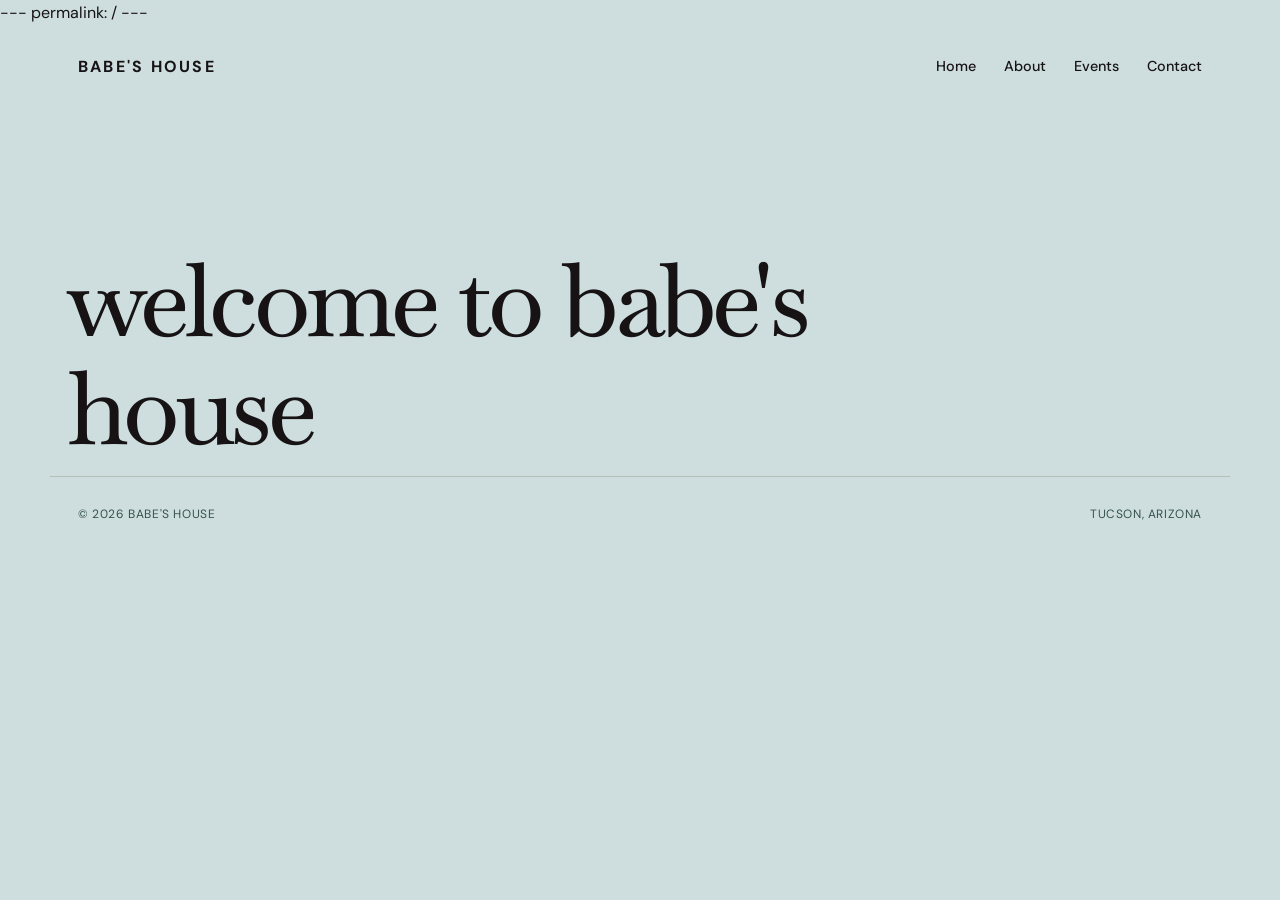
<file: index.html>
---
permalink: /
---

<!DOCTYPE html>
<html lang="en">
<head>
  <meta charset="UTF-8">
  <meta name="viewport" content="width=device-width, initial-scale=1.0">
  <title>Babe's House</title>
  <meta property="og:title" content="Babe's House">
<meta property="og:description" content="Date nights, dinner parties, and other good reasons to get together.">
<meta property="og:url" content="https://babes-house.com/">
<meta property="og:type" content="website">

<meta name="twitter:card" content="summary">
<meta name="twitter:title" content="Babe's House">
<meta name="twitter:description" content="Date nights, dinner parties, and other good reasons to get together.">
  <link rel="stylesheet" href="/style.css">
</head>

<body>
  <header class="site-header">
    <a class="logo" href="/">BABE'S HOUSE</a>

    <nav aria-label="Main navigation">
  <a href="/">Home</a>
  <a href="/about/">About</a>
  <a href="/events/">Events</a>
  <a href="/contact/">Contact</a>
</nav>
  </header>

  <main>
    <section class="page-hero">
      <h1>welcome to babe's house</h1>
    </section>
  </main>

  <footer class="site-footer">
    <span>© 2026 Babe's House</span>
    <span>Tucson, Arizona</span>
  </footer>
</body>
</html>
</file>
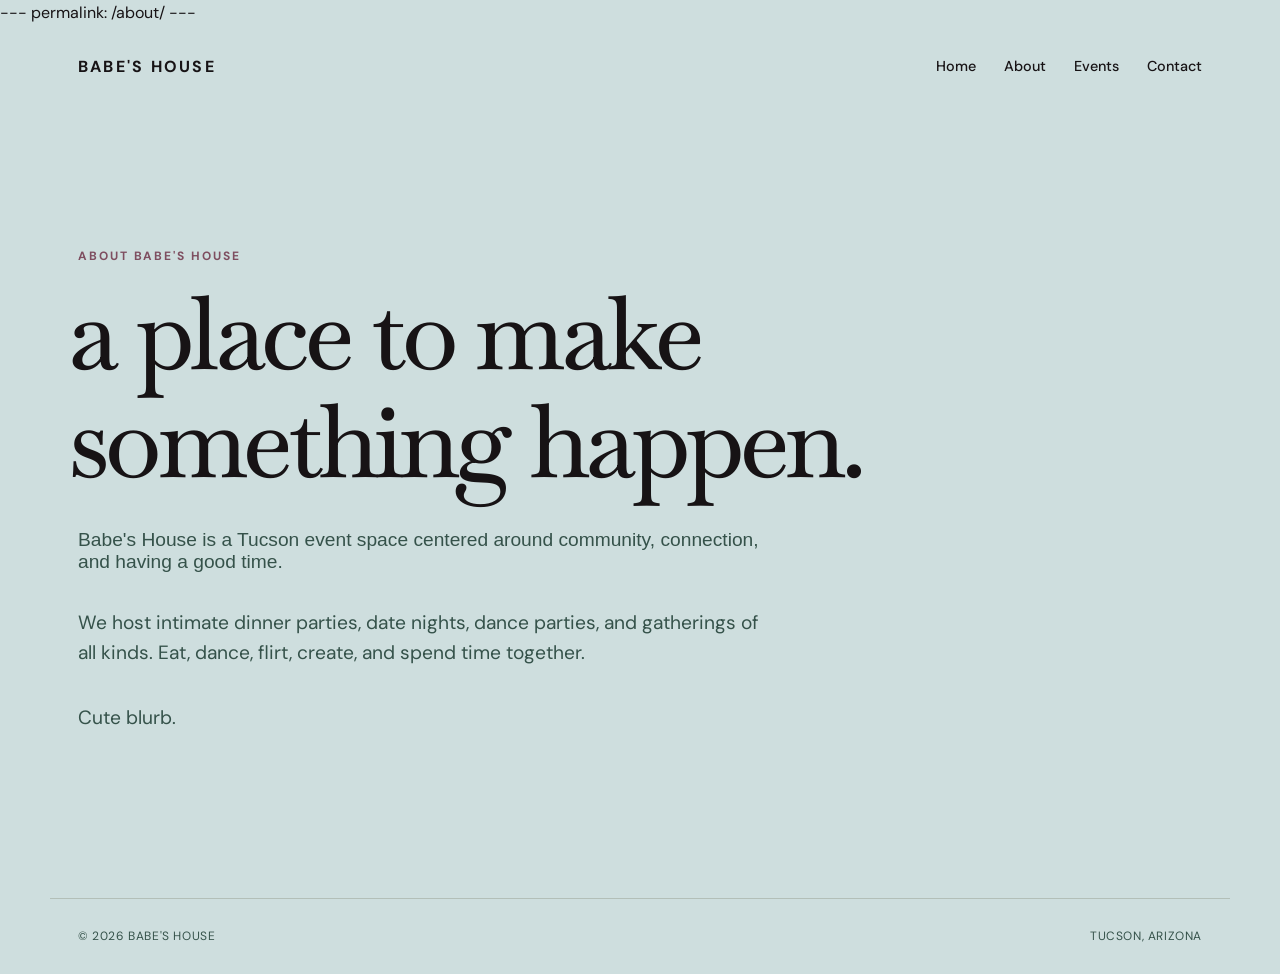
<file: about.html>
---
permalink: /about/
---
<!DOCTYPE html>
<html lang="en">
<head>
  <meta charset="UTF-8">
  <meta name="viewport" content="width=device-width, initial-scale=1.0">
  <meta name="description" content="About Babe's House, an event space in Tucson, Arizona.">
  <title>About | Babe's House</title>
  <link rel="stylesheet" href="/style.css">
</head>
<body>
  <header class="site-header">
    <a class="logo" href="/">BABE'S HOUSE</a>
   <nav aria-label="Main navigation">
  <a href="/">Home</a>
  <a href="/about/">About</a>
  <a href="/events/">Events</a>
  <a href="/contact/">Contact</a>
</nav>
  </header>

  <main>
    <section class="page-hero">
      <p class="eyebrow">About Babe's House</p>
      <h1>a place to make<br>something happen.</h1>
    </section>

    <section class="content-section">
      <div class="content-narrow">
        <p class="large-copy about-copy">
          Babe's House is a Tucson event space centered around community,
          connection, and having a good time.
        </p>
       <p class="about-copy">
          We host intimate dinner parties, date nights, dance parties, and
          gatherings of all kinds. 
          Eat, dance, flirt, create, and spend time together.
        </p>
        <p class="about-copy">
          Cute blurb.
        </p>
      </div>
    </section>
  </main>

  <footer class="site-footer">
    <span>© 2026 Babe's House</span>
    <span>Tucson, Arizona</span>
  </footer>
</body>
</html>
</file>
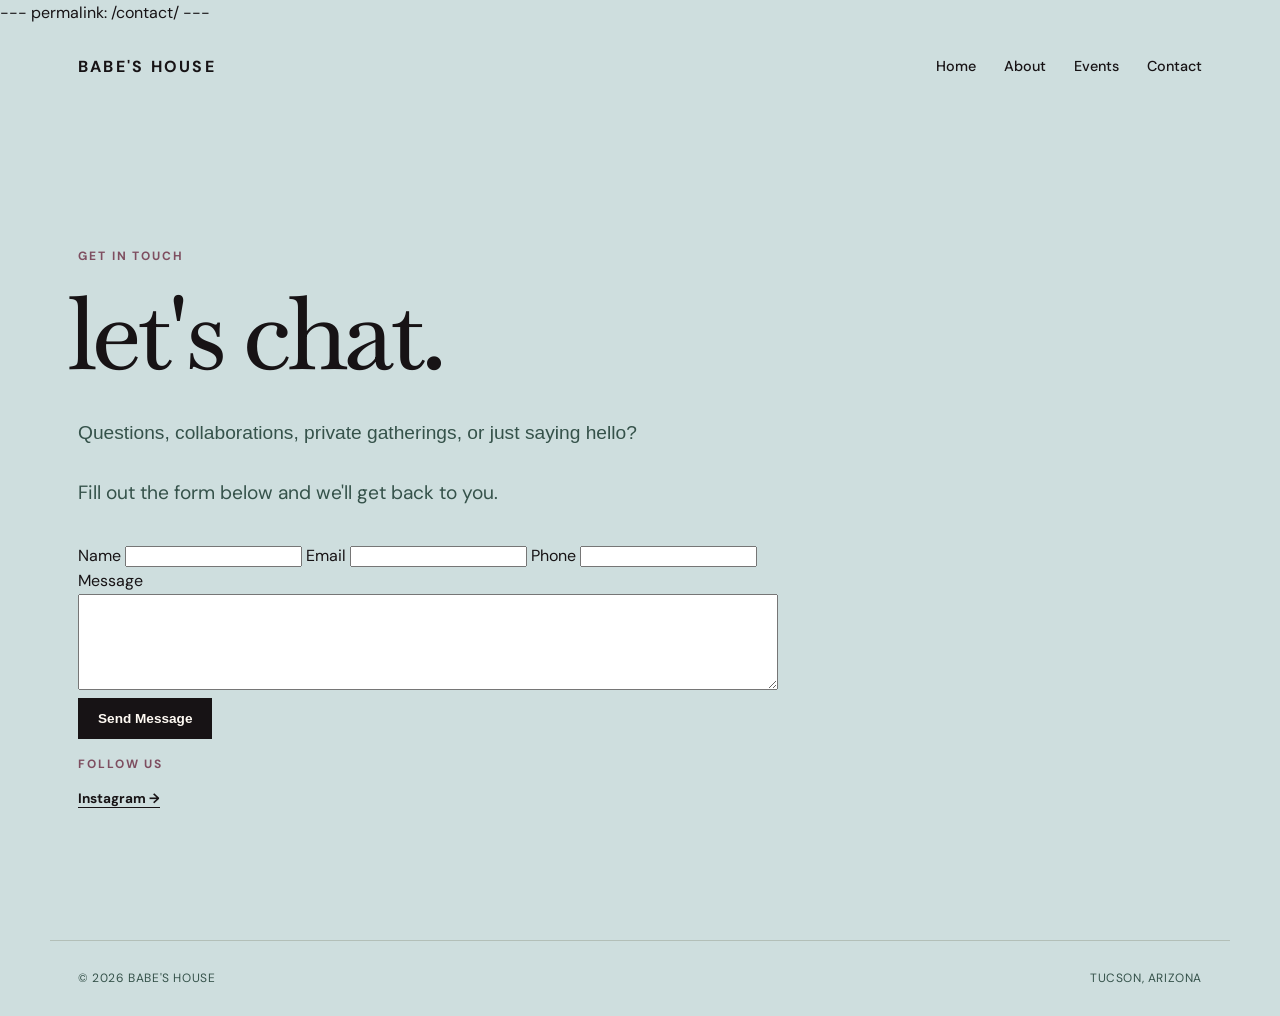
<file: contact.html>
---
permalink: /contact/
---
<!DOCTYPE html>
<html lang="en">
<head>
  <meta charset="UTF-8">
  <meta name="viewport" content="width=device-width, initial-scale=1.0">
  <meta name="description" content="Contact Babe's House in Tucson, Arizona.">
  <title>Contact | Babe's House</title>
  <link rel="stylesheet" href="/style.css">
</head>
<body>
  <header class="site-header">
    <a class="logo" href="/">BABE'S HOUSE</a>
 <nav aria-label="Main navigation">
  <a href="/">Home</a>
  <a href="/about/">About</a>
  <a href="/events/">Events</a>
  <a href="/contact/">Contact</a>
</nav>
  </header>

  <main>
    <section class="page-hero">
      <p class="eyebrow">Get in touch</p>
      <h1>let's chat.</h1>
    </section>

   <section class="content-section contact-layout">
  <div class="content-narrow">

    <p class="large-copy contact-copy">Questions, collaborations, private gatherings, or just saying hello?</p>
    <p class="contact-copy">Fill out the form below and we'll get back to you.</p>

   <form id="contact-form">

  <label for="name">Name</label>
  <input type="text" id="name" name="name" required>

  <label for="email">Email</label>
  <input type="email" id="email" name="email" required>

  <label for="phone">Phone</label>
  <input type="tel" id="phone" name="phone">

  <label for="message">Message</label>
<textarea id="message" name="message" rows="6" required></textarea>

<button type="submit" class="button">Send Message</button>
  <p id="form-status"></p>

</form>
    <script>
const FORM_SCRIPT_URL = "https://script.google.com/macros/s/AKfycbzc1WENwD5IFN6Zf9tqMMfggDchIR6HoJ3dJ_GcfvPw0mGHiwh-GpwrjxShjsiSc2UqbA/exec";

document.getElementById("contact-form").addEventListener("submit", async function(event) {
  event.preventDefault();

  const form = event.target;
  const status = document.getElementById("form-status");

  status.textContent = "Sending...";

  const fields = {
    name: form.name.value,
    email: form.email.value,
    phone: form.phone.value,
    message: form.message.value
  };

  try {
    const response = await fetch(FORM_SCRIPT_URL, {
      method: "POST",
      headers: {
        "Content-Type": "text/plain"
      },
      body: JSON.stringify({
        tab: "contact",
        fields: fields
      })
    });

    const result = await response.json();

    if (result.result === "success") {
      status.textContent = "Message sent successfully.";
      form.reset();
    } else {
      status.textContent = "There was a problem sending your message.";
    }
  } catch (error) {
    status.textContent = "There was a problem sending your message.";
  }
});
</script>

    <div class="contact-detail">
      <p class="eyebrow">Follow us</p>
      <a class="text-link" href="#">Instagram →</a>
    </div>

  </div>
</section>
  </main>

  <footer class="site-footer">
    <span>© 2026 Babe's House</span>
    <span>Tucson, Arizona</span>
  </footer>
</body>
</html>
</file>
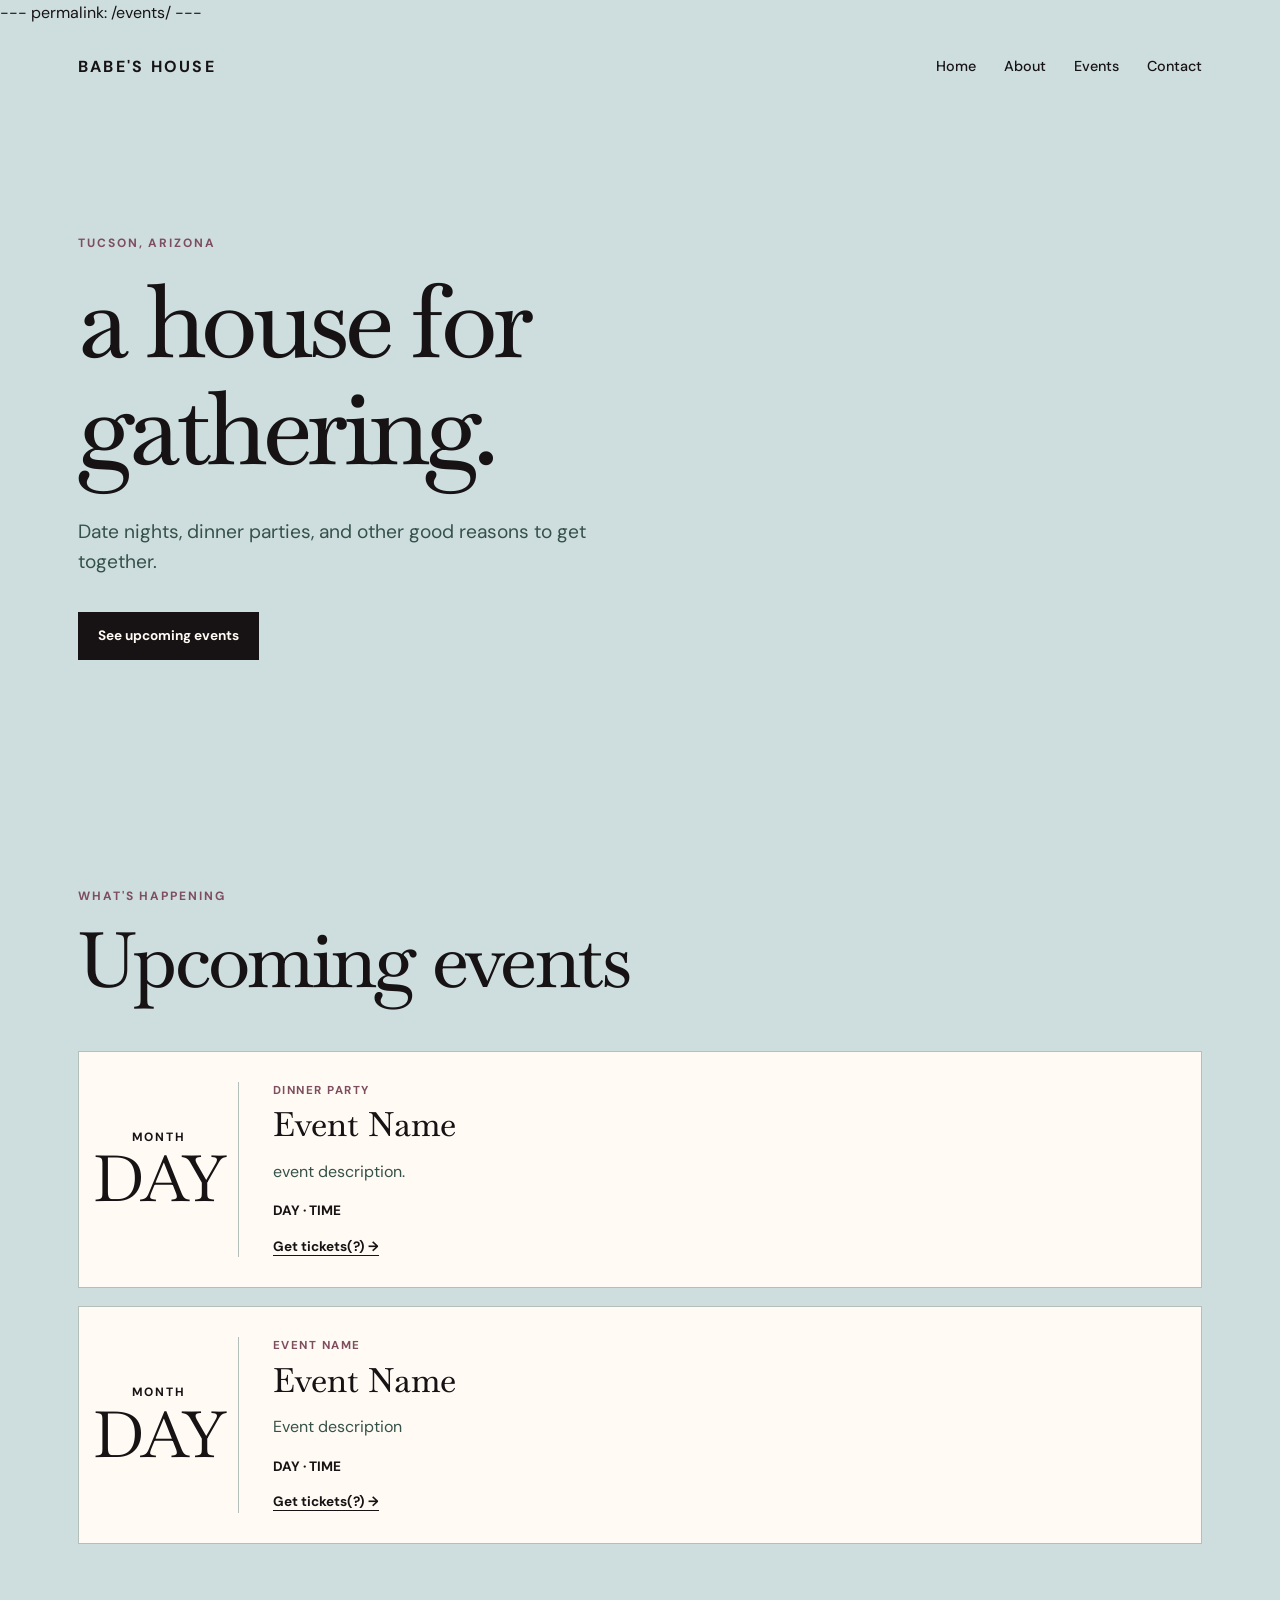
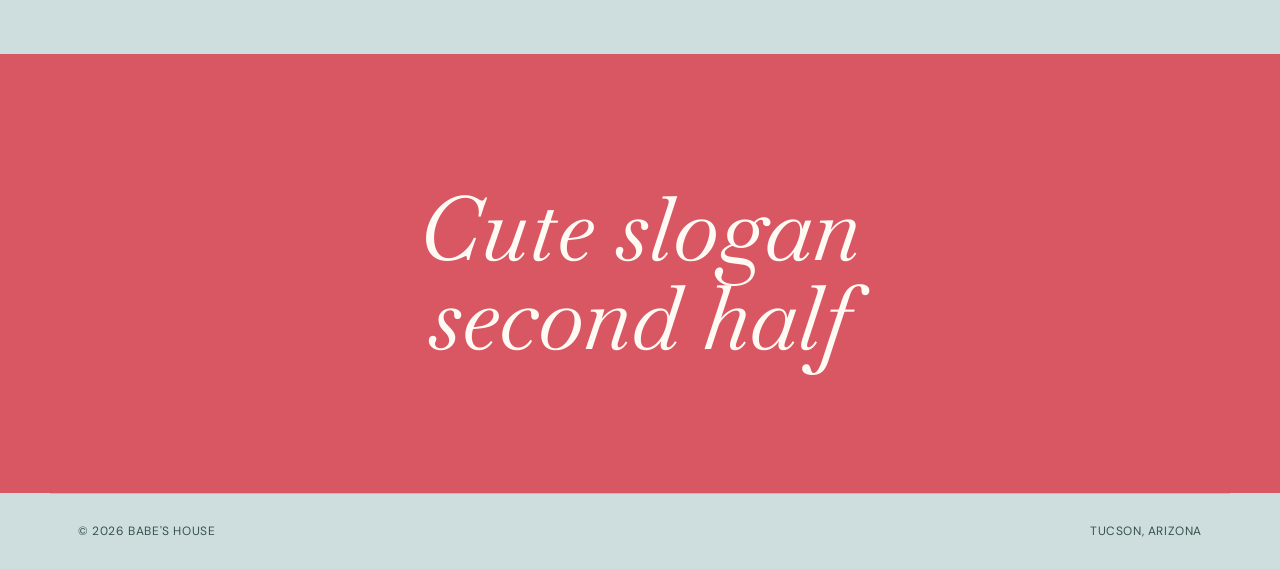
<file: events.html>
---
permalink: /events/
---
<!DOCTYPE html>
<html lang="en">
<head>
  <meta charset="UTF-8">
  <meta name="viewport" content="width=device-width, initial-scale=1.0">
  <meta name="description" content="Babes House is an event space in Tucson, Arizona for date nights, dinner parties, and dancing.">
  <title>Babe's House | Tucson, AZ</title>
  <link rel="stylesheet" href="/style.css">
</head>
<body>

  <header class="site-header">
  <a class="logo" href="/">BABE'S HOUSE</a>

  <nav aria-label="Main navigation">
  <a href="/">Home</a>
  <a href="/about/">About</a>
  <a href="/events/">Events</a>
  <a href="/contact/">Contact</a>
</nav>
</header>
  <main>

    <section class="hero">
      <p class="eyebrow">Tucson, Arizona</p>

      <h1>a house for <br>gathering.</h1>

      <p class="hero-copy">
        Date nights, dinner parties, and other good reasons to get together.
      </p>

      <a class="button" href="#upcoming">See upcoming events</a>
    </section>

    <section id="upcoming" class="section events-section">

      <div class="section-heading">
        <p class="eyebrow">What's happening</p>
        <h2>Upcoming events</h2>
      </div>

      <!--
        TO ADD AN EVENT:
        Copy one .event-card below and change the date, title, description, time,
        and link. Delete events after they have passed.
      -->

      <div class="events-grid">

        <article class="event-card">
          <div class="event-date">
            <span class="month">MONTH</span>
            <span class="day">DAY</span>
          </div>

          <div class="event-info">
            <p class="event-type">Dinner Party</p>
            <h3>Event Name</h3>
            <p>event description.</p>
            <p class="event-time">DAY · TIME</p>
            <a class="text-link" href="#">Get tickets(?) →</a>
          </div>
        </article>

        <article class="event-card">
          <div class="event-date">
            <span class="month">MONTH</span>
            <span class="day">DAY</span>
          </div>

          <div class="event-info">
            <p class="event-type">Event Name</p>
            <h3>Event Name</h3>
            <p>Event description</p>
            <p class="event-time">DAY · TIME</p>
            <a class="text-link" href="#">Get tickets(?) →</a>
          </div>
        </article>

      </div>
    </section>

    <section class="statement">
      <p>Cute slogan<br>second half</p>
    </section>

  </main>

  <footer class="site-footer">
    <span>© 2026 Babe's House</span>
    <span>Tucson, Arizona</span>
  </footer>

</body>
</html>
</file>
<file: style.css>
@import url('https://fonts.googleapis.com/css2?family=Baskervville:wght@400;500;600;700&family=DM+Sans:wght@400;500;700&family=Open+Sans:wght@400;500;600;700&display=swap');

:root {
  --ink: #171315;
  --paper: #CEDEDE;
  --accent: #d95763;
  --accent-dark: #7E4E60;
  --muted: #35524A;
  --line: #b3bfb8;
  --white: #fffaf3;
  --max: 1180px;
}

* { box-sizing: border-box; }

html { scroll-behavior: smooth; }

body {
  margin: 0;
  background: var(--paper);
  color: var(--ink);
  font-family: "DM Sans", Arial, sans-serif;
  line-height: 1.6;
}

a { color: inherit; }

.site-header {
  max-width: var(--max);
  margin: 0 auto;
  padding: 28px 28px 18px;
  display: flex;
  align-items: center;
  justify-content: space-between;
  gap: 24px;
}

.logo {
  font-size: 1rem;
  font-weight: 700;
  letter-spacing: .14em;
  text-decoration: none;
}

nav {
  display: flex;
  gap: 28px;
}

nav a {
  text-decoration: none;
  font-size: .9rem;
  font-weight: 500;
}

nav a:hover,
.text-link:hover {
  color: var(--accent);
}

.hero {
  max-width: var(--max);
  min-height: 680px;
  margin: 0 auto;
  padding: 120px 28px 100px;
  display: flex;
  flex-direction: column;
  justify-content: center;
}

.eyebrow {
  margin: 0 0 14px;
  color: var(--accent-dark);
  font-size: .75rem;
  font-weight: 700;
  letter-spacing: .16em;
  text-transform: uppercase;
}

h1, h2, h3 {
  margin: 0;
  line-height: 1.05;
}

.hero h1,
.page-hero h1 {
  max-width: 900px;
  font-family: "Baskervville", serif;
  font-size: clamp(3.7rem, 8vw, 8rem);
  font-weight: 500;
  letter-spacing: -.045em;
}

.page-hero h1 {
  margin-left: -10px;
  text-align: left;
}

.hero-copy {
  max-width: 540px;
  margin: 34px 0;
  font-size: 1.2rem;
  color: var(--muted);
}

.button {
  display: inline-block;
  align-self: flex-start;
  padding: 13px 20px;
  background: var(--ink);
  color: var(--white);
  text-decoration: none;
  font-size: .85rem;
  font-weight: 700;
  transition: transform .15s ease, background .15s ease;
}

.button:hover {
  background: var(--accent);
  transform: translateY(-2px);
}

.section {
  max-width: var(--max);
  margin: 0 auto;
  padding: 110px 28px;
}

.section-heading {
  margin-bottom: 50px;
}

h2 {
  font-family: "Baskervville", serif;
  font-size: clamp(3rem, 6vw, 5.5rem);
  font-weight: 500;
  letter-spacing: -.035em;
}

.events-grid {
  display: grid;
  gap: 18px;
}

.event-card {
  display: grid;
  grid-template-columns: 130px 1fr;
  gap: 34px;
  padding: 30px;
  border: 1px solid var(--line);
  background: var(--white);
}

.event-date {
  display: flex;
  flex-direction: column;
  justify-content: center;
  align-items: center;
  border-right: 1px solid var(--line);
  padding-right: 30px;
}

.month {
  font-size: .75rem;
  font-weight: 700;
  letter-spacing: .15em;
}

.day {
  font-family: "Baskervville", serif;
  font-size: 4rem;
  line-height: 1;
}

.event-type {
  margin: 0 0 7px;
  color: var(--accent-dark);
  font-size: .72rem;
  font-weight: 700;
  letter-spacing: .13em;
  text-transform: uppercase;
}

.event-info h3 {
  font-family: "Baskervville", serif;
  font-size: 2.1rem;
  font-weight: 500;
}

.event-info p:not(.event-type):not(.event-time) {
  max-width: 620px;
  color: var(--muted);
}

.event-time {
  font-size: .85rem;
  font-weight: 700;
}

.text-link {
  font-size: .85rem;
  font-weight: 700;
  text-underline-offset: 4px;
}

.statement {
  background: var(--accent);
  color: var(--white);
  padding: 130px 28px;
  text-align: center;
}

.statement p {
  margin: 0;
  font-family: "Baskervville", serif;
  font-size: clamp(3rem, 7vw, 7rem);
  line-height: 1;
  font-style: italic;
}

.page-hero {
  max-width: var(--max);
  margin: 0 auto;
  padding: 150px 28px 14px;
}

.content-section {
  max-width: var(--max);
  margin: 0 auto;
  padding: 20px 28px 130px;
}

.content-narrow {
  max-width: 700px;
}
.large-copy {
  font-family: Arial, sans-serif;
  font-size: 1.2rem;
  line-height: 1.15;
  text-align: left;
  width: 100%;
  max-width: 700px;
  margin-left: auto;
  margin-right: auto;
}

.about-copy:not(.large-copy),
.contact-copy:not(.large-copy) {
  text-align: left;
  font-size: 1.2rem;
}

.about-copy,
.contact-copy {
  color: #35524A;
  margin: 0 0 34px;
}
.contact-copy.large-copy {
  display: block;
  width: 100%;
  max-width: 700px;
  margin-left: 0;
  margin-right: 0;
  text-align: left !important;
}

.contact-layout form label[for="message"] {
  grid-column: 1 / -1;
  grid-row: 3;
  justify-self: start;
  margin-top: 8px;
}

.contact-layout form textarea {
  grid-column: 1 / -1;
  grid-row: 4;
  width: 100%;
}

.contact-layout form button {
  grid-column: 1 / -1;
  grid-row: 5;
  justify-self: center;
  margin-top: 8px;
  border: none;
  outline: none;
}

.contact-layout form #form-status {
  grid-column: 1 / -1;
  grid-row: 6;
}

.site-footer {
  max-width: var(--max);
  margin: 0 auto;
  padding: 28px;
  border-top: 1px solid var(--line);
  display: flex;
  justify-content: space-between;
  color: var(--muted);
  font-size: .75rem;
  letter-spacing: .05em;
  text-transform: uppercase;
}

@media (max-width: 700px) {
    .site-header {
    padding: 20px 16px 14px;
    gap: 18px;
  }

  .page-hero {
    padding: 70px 16px 25px;
  }

  .page-hero h1 {
    margin-left: 0;
    font-size: clamp(3.2rem, 16vw, 5rem);
  }

  .content-section {
    padding: 20px 16px 80px;
  }

  .content-narrow {
    max-width: 100%;
  }

  .contact-layout form {
    grid-template-columns: 1fr;
    row-gap: 8px;
  }

  .contact-layout form label,
  .contact-layout form input,
  .contact-layout form textarea {
    grid-column: 1;
    width: 100%;
  }

  .contact-layout form label {
    justify-self: start;
  }

  .contact-layout form textarea {
    grid-row: auto;
  }

  .contact-layout form button {
    grid-column: 1;
    justify-self: center;
  }
  .site-header {
    align-items: flex-start;
    flex-direction: column;
  }

  nav {
    gap: 18px;
  }

  .hero {
    min-height: 600px;
    padding-top: 80px;
  }

  .hero h1,
  .page-hero h1 {
    font-size: clamp(3.6rem, 17vw, 6rem);
  }

  .event-card {
    grid-template-columns: 1fr;
    gap: 22px;
  }

  .event-date {
    flex-direction: row;
    justify-content: flex-start;
    gap: 12px;
    border-right: 0;
    border-bottom: 1px solid var(--line);
    padding: 0 0 18px;
  }

  .day {
    font-size: 2.8rem;
  }

  .site-footer {
    flex-direction: column;
    gap: 8px;
  }
}
</file>
